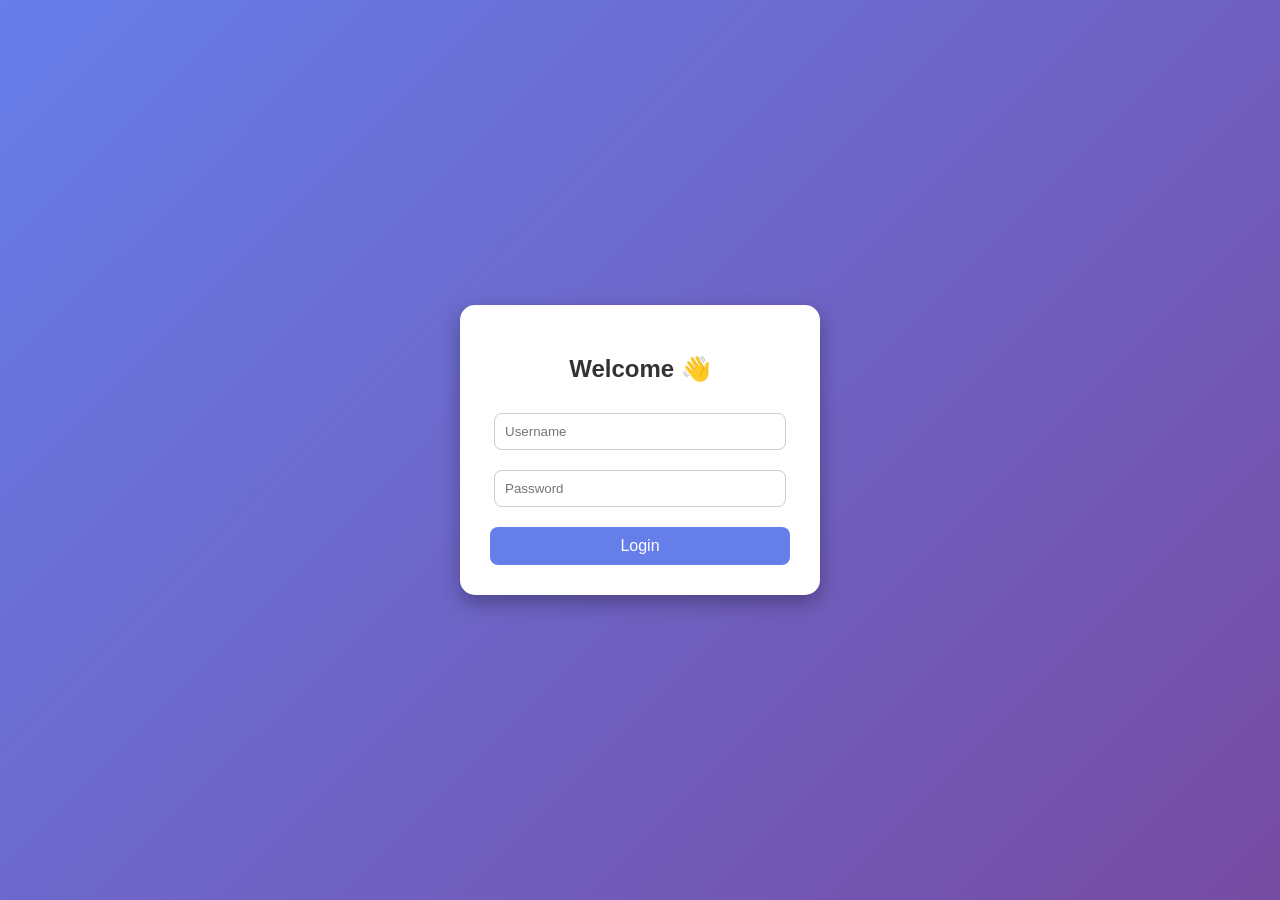
<file: login.html>
<!DOCTYPE html>
<html>
<head>
  <title>Login</title>

  <style>
    body {
      margin: 0;
      height: 100vh;
      font-family: Arial, sans-serif;
      background: linear-gradient(135deg, #667eea, #764ba2);
      display: flex;
      justify-content: center;
      align-items: center;
    }

    .login-box {
      background: white;
      padding: 30px;
      border-radius: 15px;
      width: 300px;
      text-align: center;
      box-shadow: 0 8px 20px rgba(0,0,0,0.3);
    }

    h2 {
      margin-bottom: 20px;
      color: #333;
    }

    input {
      width: 90%;
      padding: 10px;
      margin: 10px 0;
      border-radius: 8px;
      border: 1px solid #ccc;
      outline: none;
    }

    input:focus {
      border-color: #667eea;
    }

    button {
      width: 100%;
      padding: 10px;
      border: none;
      border-radius: 8px;
      background: #667eea;
      color: white;
      font-size: 16px;
      cursor: pointer;
      margin-top: 10px;
    }

    button:hover {
      background: #5a67d8;
    }
  </style>
</head>

<body>

  <div class="login-box">
    <h2>Welcome 👋</h2>

    <input type="text" id="user" placeholder="Username">
    <input type="password" id="pass" placeholder="Password">

    <button onclick="login()">Login</button>
  </div>

  <script>
    function login(){
      const u = document.getElementById("user").value;
      const p = document.getElementById("pass").value;

      if(u === "admin" && p === "1234"){
        window.location.href = "home.html";
      } else {
        alert("Invalid login!");
      }
    }
  </script>

</body>
</html>
</file>
